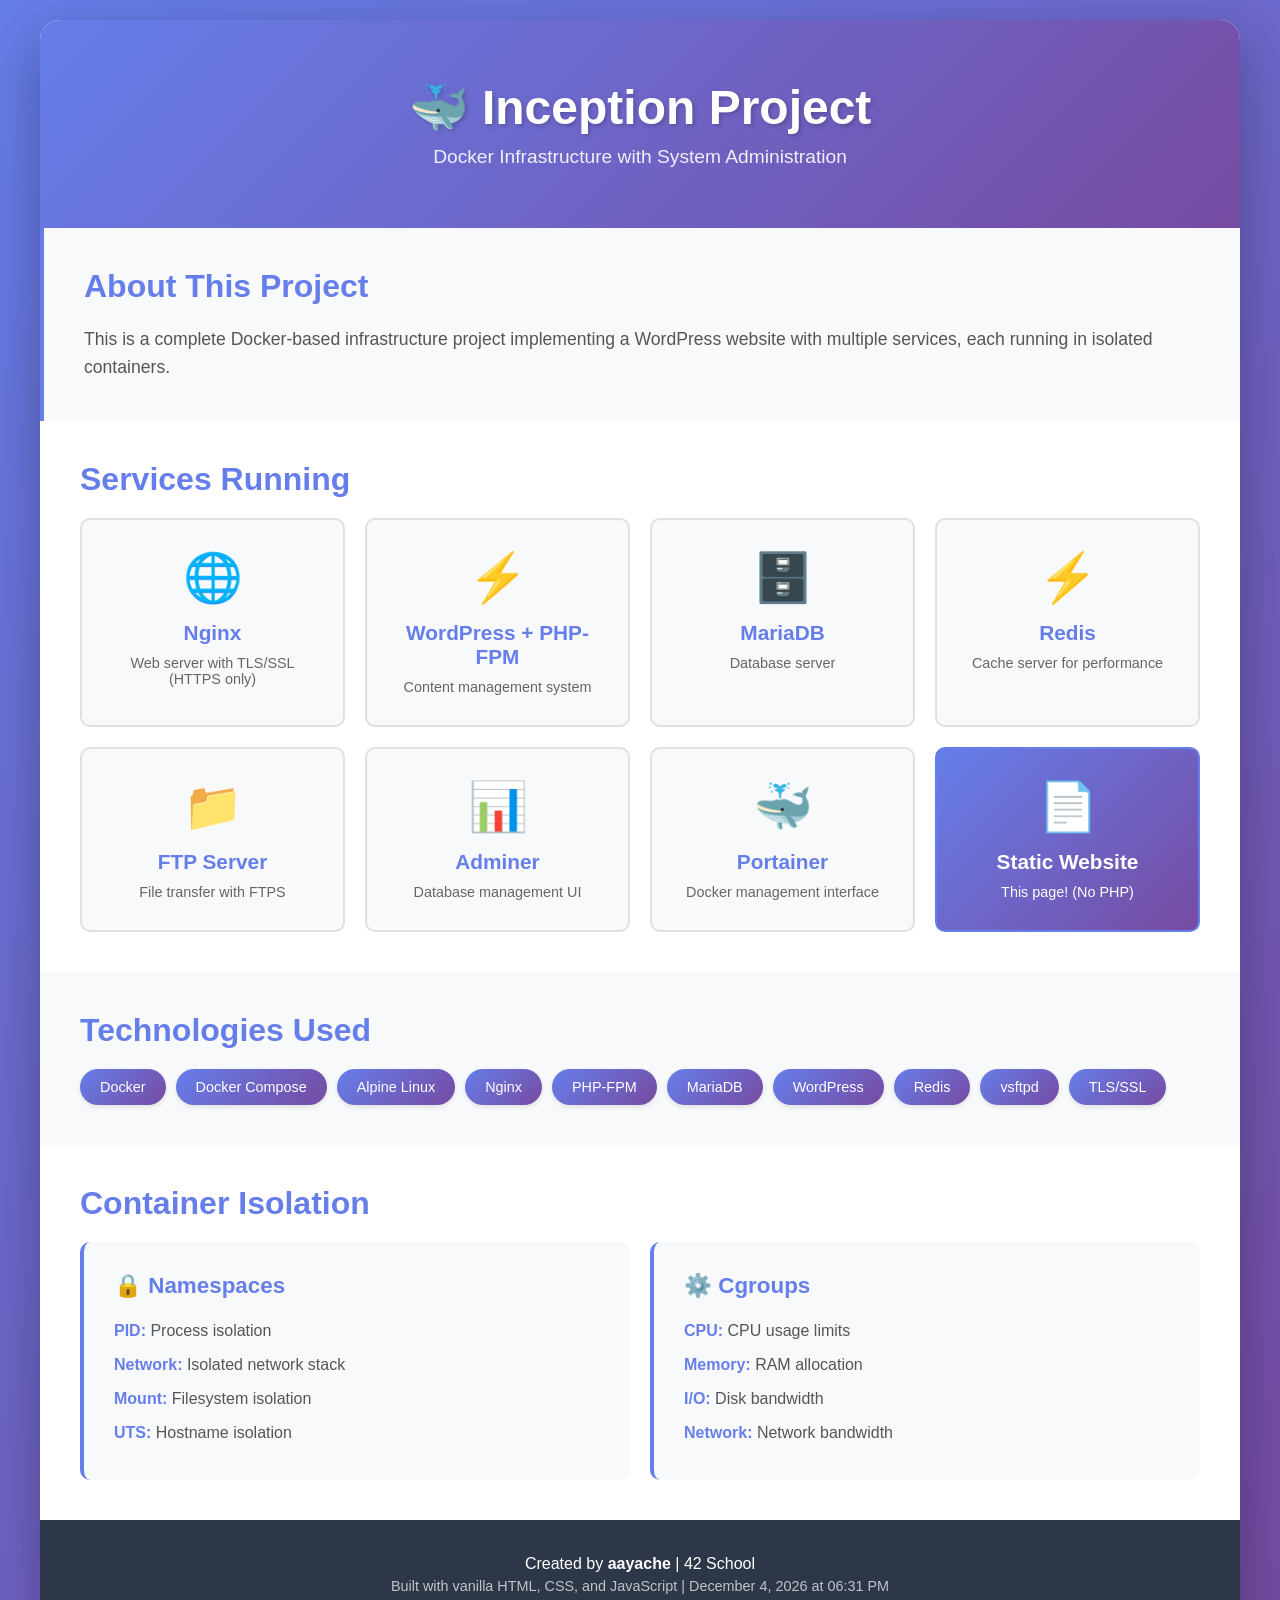
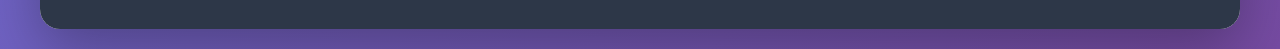
<file: srcs/requirements/static-website/website/index.html>
<!DOCTYPE html>
<html lang="en">
<head>
    <meta charset="UTF-8">
    <meta name="viewport" content="width=device-width, initial-scale=1.0">
    <title>Inception Project - aayache</title>
    <link rel="stylesheet" href="style.css">
</head>
<body>
    <div class="container">
        <header>
            <h1>🐳 Inception Project</h1>
            <p class="subtitle">Docker Infrastructure with System Administration</p>
        </header>

        <section class="info-card">
            <h2>About This Project</h2>
            <p>This is a complete Docker-based infrastructure project implementing a WordPress website with multiple services, each running in isolated containers.</p>
        </section>

        <section class="services">
            <h2>Services Running</h2>
            <div class="service-grid">
                <div class="service-item">
                    <div class="service-icon">🌐</div>
                    <h3>Nginx</h3>
                    <p>Web server with TLS/SSL (HTTPS only)</p>
                </div>
                <div class="service-item">
                    <div class="service-icon">⚡</div>
                    <h3>WordPress + PHP-FPM</h3>
                    <p>Content management system</p>
                </div>
                <div class="service-item">
                    <div class="service-icon">🗄️</div>
                    <h3>MariaDB</h3>
                    <p>Database server</p>
                </div>
                <div class="service-item">
                    <div class="service-icon">⚡</div>
                    <h3>Redis</h3>
                    <p>Cache server for performance</p>
                </div>
                <div class="service-item">
                    <div class="service-icon">📁</div>
                    <h3>FTP Server</h3>
                    <p>File transfer with FTPS</p>
                </div>
                <div class="service-item">
                    <div class="service-icon">📊</div>
                    <h3>Adminer</h3>
                    <p>Database management UI</p>
                </div>
                <div class="service-item">
                    <div class="service-icon">🐳</div>
                    <h3>Portainer</h3>
                    <p>Docker management interface</p>
                </div>
                <div class="service-item current">
                    <div class="service-icon">📄</div>
                    <h3>Static Website</h3>
                    <p>This page! (No PHP)</p>
                </div>
            </div>
        </section>

        <section class="tech-stack">
            <h2>Technologies Used</h2>
            <div class="tech-list">
                <span class="tech-badge">Docker</span>
                <span class="tech-badge">Docker Compose</span>
                <span class="tech-badge">Alpine Linux</span>
                <span class="tech-badge">Nginx</span>
                <span class="tech-badge">PHP-FPM</span>
                <span class="tech-badge">MariaDB</span>
                <span class="tech-badge">WordPress</span>
                <span class="tech-badge">Redis</span>
                <span class="tech-badge">vsftpd</span>
                <span class="tech-badge">TLS/SSL</span>
            </div>
        </section>

        <section class="isolation">
            <h2>Container Isolation</h2>
            <div class="isolation-grid">
                <div class="isolation-item">
                    <h3>🔒 Namespaces</h3>
                    <ul>
                        <li><strong>PID:</strong> Process isolation</li>
                        <li><strong>Network:</strong> Isolated network stack</li>
                        <li><strong>Mount:</strong> Filesystem isolation</li>
                        <li><strong>UTS:</strong> Hostname isolation</li>
                    </ul>
                </div>
                <div class="isolation-item">
                    <h3>⚙️ Cgroups</h3>
                    <ul>
                        <li><strong>CPU:</strong> CPU usage limits</li>
                        <li><strong>Memory:</strong> RAM allocation</li>
                        <li><strong>I/O:</strong> Disk bandwidth</li>
                        <li><strong>Network:</strong> Network bandwidth</li>
                    </ul>
                </div>
            </div>
        </section>

        <footer>
            <p>Created by <strong>aayache</strong> | 42 School</p>
            <p class="timestamp">Built with vanilla HTML, CSS, and JavaScript</p>
        </footer>
    </div>

    <script src="script.js"></script>
</body>
</html>
</file>
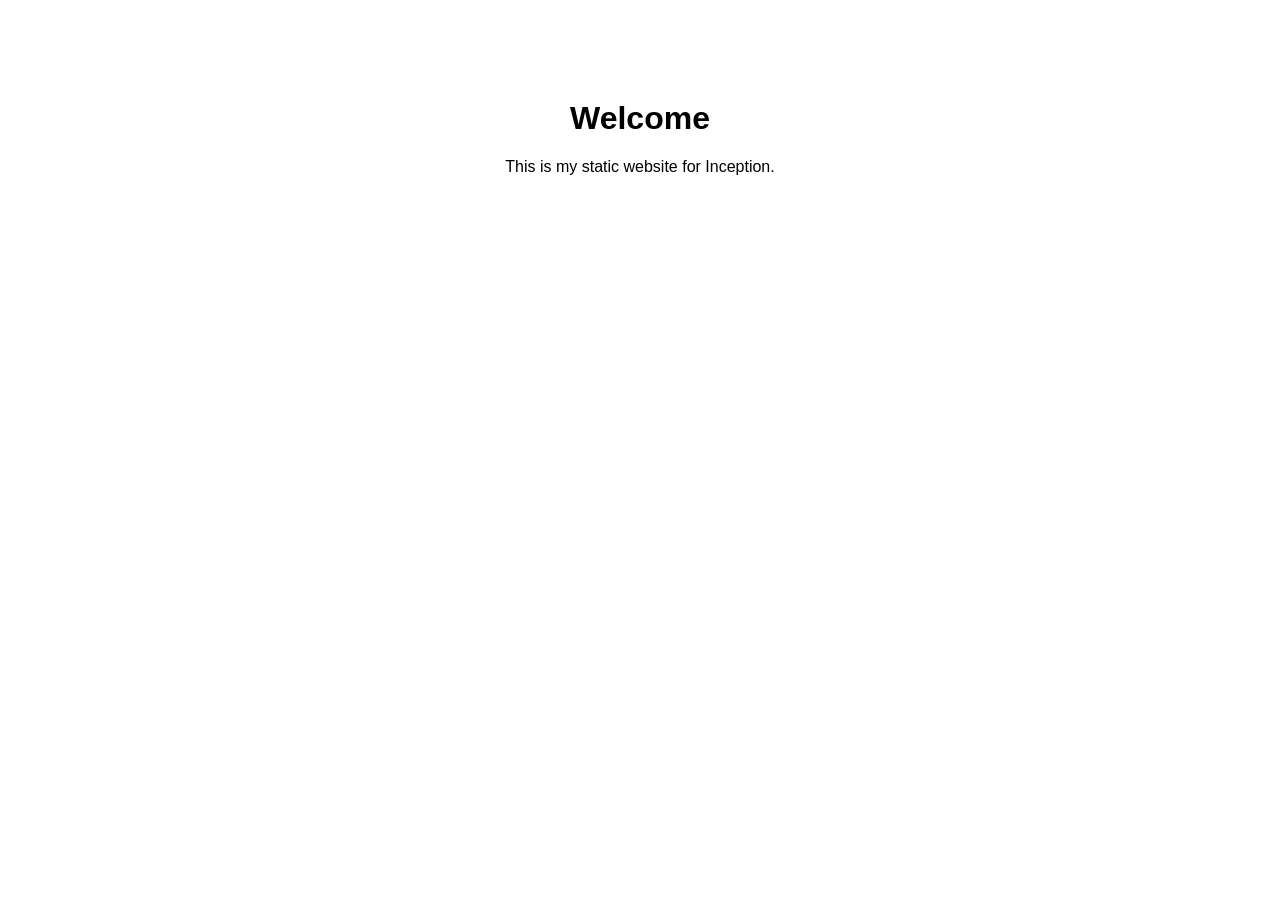
<file: srcs/requirements/bonus/static-website/website/index.html>
<!DOCTYPE html>
<html lang="en">
<head>
  <meta charset="UTF-8">
  <meta name="viewport" content="width=device-width, initial-scale=1.0">
  <title>My Static Site</title>
  <link rel="stylesheet" href="style.css">
</head>
<body>
  <h1>Welcome</h1>
  <p>This is my static website for Inception.</p>
</body>
</html>
</file>
<file: srcs/requirements/static-website/website/style.css>
* {
    margin: 0;
    padding: 0;
    box-sizing: border-box;
}

body {
    font-family: -apple-system, BlinkMacSystemFont, "Segoe UI", Roboto, "Helvetica Neue", Arial, sans-serif;
    background: linear-gradient(135deg, #667eea 0%, #764ba2 100%);
    min-height: 100vh;
    padding: 20px;
    color: #333;
}

.container {
    max-width: 1200px;
    margin: 0 auto;
    background: white;
    border-radius: 20px;
    box-shadow: 0 20px 60px rgba(0,0,0,0.3);
    overflow: hidden;
    animation: fadeIn 0.6s ease-in;
}

@keyframes fadeIn {
    from { opacity: 0; transform: translateY(20px); }
    to { opacity: 1; transform: translateY(0); }
}

header {
    background: linear-gradient(135deg, #667eea 0%, #764ba2 100%);
    color: white;
    padding: 60px 40px;
    text-align: center;
}

header h1 {
    font-size: 3em;
    margin-bottom: 10px;
    text-shadow: 2px 2px 4px rgba(0,0,0,0.2);
}

.subtitle {
    font-size: 1.2em;
    opacity: 0.9;
}

section {
    padding: 40px;
}

h2 {
    font-size: 2em;
    margin-bottom: 20px;
    color: #667eea;
}

.info-card {
    background: #f8f9fa;
    border-left: 4px solid #667eea;
}

.info-card p {
    font-size: 1.1em;
    line-height: 1.6;
    color: #555;
}

.service-grid {
    display: grid;
    grid-template-columns: repeat(auto-fit, minmax(250px, 1fr));
    gap: 20px;
    margin-top: 20px;
}

.service-item {
    background: #f8f9fa;
    padding: 30px;
    border-radius: 10px;
    text-align: center;
    transition: transform 0.3s, box-shadow 0.3s;
    border: 2px solid #e0e0e0;
}

.service-item:hover {
    transform: translateY(-5px);
    box-shadow: 0 10px 20px rgba(102, 126, 234, 0.2);
}

.service-item.current {
    background: linear-gradient(135deg, #667eea 0%, #764ba2 100%);
    color: white;
    border-color: #667eea;
}

.service-item.current h3,
.service-item.current p {
    color: white;
}

.service-icon {
    font-size: 3em;
    margin-bottom: 15px;
}

.service-item h3 {
    font-size: 1.3em;
    margin-bottom: 10px;
    color: #667eea;
}

.service-item.current h3 {
    color: white;
}

.service-item p {
    font-size: 0.9em;
    color: #666;
}

.tech-stack {
    background: #f8f9fa;
}

.tech-list {
    display: flex;
    flex-wrap: wrap;
    gap: 10px;
    margin-top: 20px;
}

.tech-badge {
    background: linear-gradient(135deg, #667eea 0%, #764ba2 100%);
    color: white;
    padding: 10px 20px;
    border-radius: 25px;
    font-size: 0.9em;
    font-weight: 500;
    box-shadow: 0 2px 5px rgba(0,0,0,0.1);
    transition: transform 0.2s;
}

.tech-badge:hover {
    transform: scale(1.05);
}

.isolation-grid {
    display: grid;
    grid-template-columns: repeat(auto-fit, minmax(300px, 1fr));
    gap: 20px;
    margin-top: 20px;
}

.isolation-item {
    background: #f8f9fa;
    padding: 30px;
    border-radius: 10px;
    border-left: 4px solid #667eea;
}

.isolation-item h3 {
    font-size: 1.4em;
    margin-bottom: 15px;
    color: #667eea;
}

.isolation-item ul {
    list-style: none;
}

.isolation-item li {
    padding: 8px 0;
    font-size: 1em;
    color: #555;
}

.isolation-item strong {
    color: #667eea;
}

footer {
    background: #2d3748;
    color: white;
    text-align: center;
    padding: 30px;
}

footer p {
    margin: 5px 0;
}

.timestamp {
    opacity: 0.7;
    font-size: 0.9em;
}

/* Responsive */
@media (max-width: 768px) {
    header h1 {
        font-size: 2em;
    }
    
    .service-grid,
    .isolation-grid {
        grid-template-columns: 1fr;
    }
    
    section {
        padding: 30px 20px;
    }
}
</file>
<file: srcs/requirements/bonus/static-website/website/style.css>
body {
    font-family: Arial, sans-serif;
    text-align: center;
    margin-top: 100px;
  }
</file>
